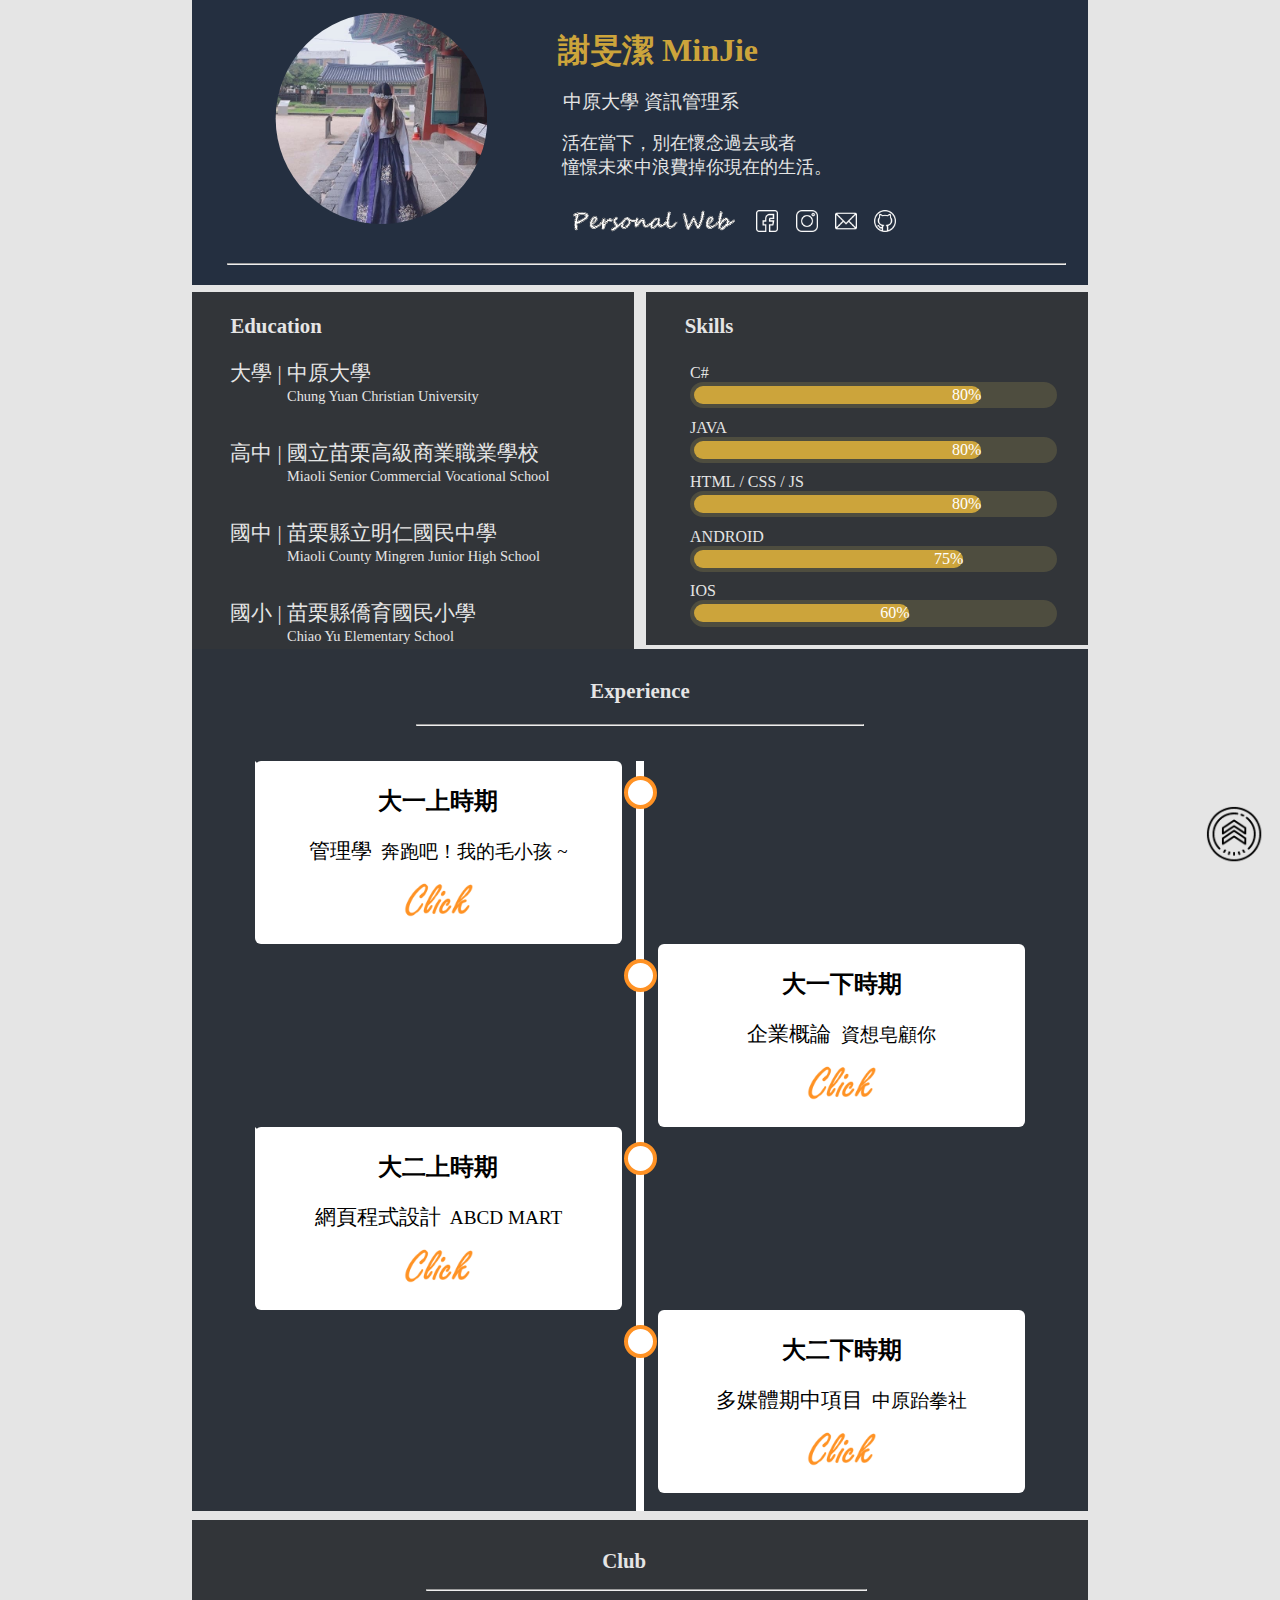
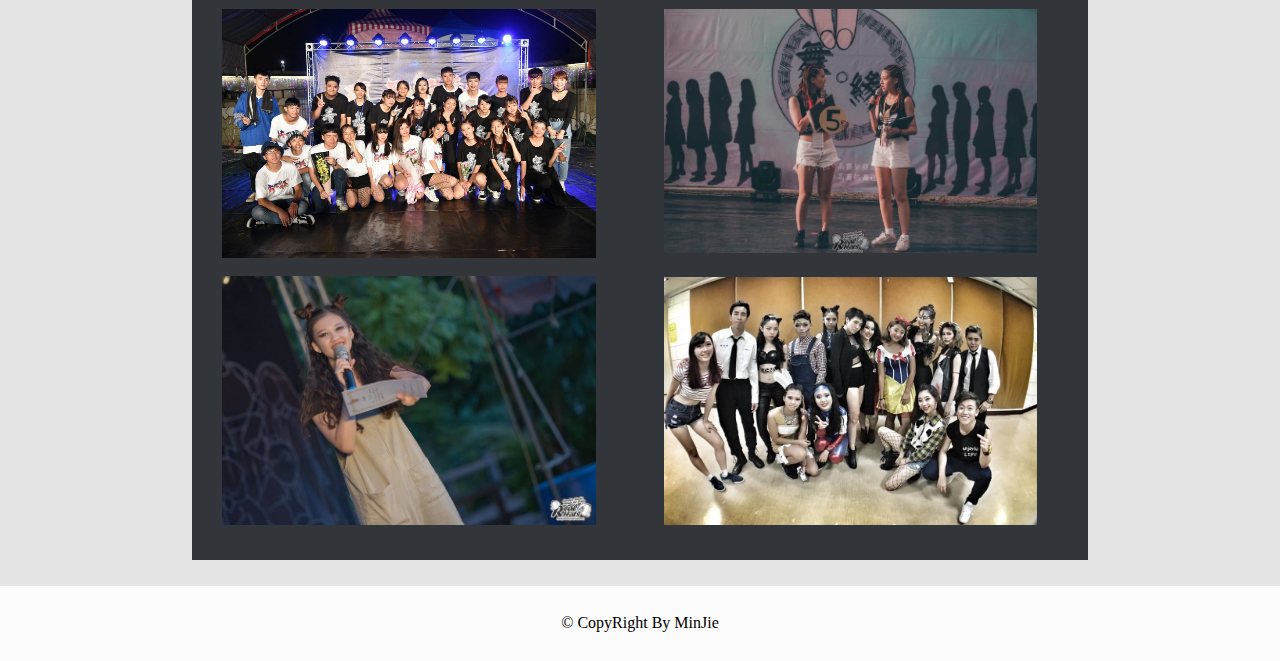
<file: cv/index.html>
<!DOCTYPE html>
<html>
	<head>
		<meta charset="utf-8">
		<meta http-equiv="X-UA-Compatible" content="IE=edge">
		<title>MinJie履歷表</title>
		<link rel="stylesheet" href="css/information.css">
		<link rel="stylesheet" href="css/skills.css">
		<link rel="stylesheet" href="css/edu.css">
		<link rel="stylesheet" href="css/timeline.css">
		<link rel="stylesheet" href="css/lightbox.css">
		<link rel="stylesheet" href="css/club.css">
		<link rel="stylesheet" href="css/uppp.css">
		<link rel="stylesheet" href="css/footer.css">
		<style>
			body{
			background-color: #E5E5E5;
			margin: 0px;
			padding:0px;
			font-family:"微軟正黑體";
			width:100%;
			}
		</style>
	</head>
	<body>
		<!--個人資訊-->
		<div id="information" style="background-color: #242F40">
			<img id="mjimg" src="images/baby.jpg" alt="mj">
			<div class="informationtxt">
				<p><font class="nametxt">謝旻潔&nbsp;MinJie</font></p>
				<font class="schtxt">&nbsp;中原大學 資訊管理系</font>
				<p><font class="motto">&nbsp;活在當下，別在懷念過去或者<br>&nbsp;憧憬未來中浪費掉你現在的生活。</font></p>
				<!--icon-->
				<a href="https://sandy74185285.github.io/personal_web/index.html" title="PersonalWeb"><img class="pic" src="images/web.png" alt="web" width="22%" ></a>
				<a href="https://www.facebook.com/sandy741852" title="點開我的FaceBook"><img class="pic1" src="images/fb.png" alt="Fb" ></a>
				<a href="https://www.instagram.com/minjie_0820/?hl=zh-tw" title="快打開我的Instagram"><img class="pic1" src="images/ig.png" alt="Ig" width="4%" ></a>
				<a href="mailto:sandy74185285@gamil.com" title="寄E-mail給我吧!"><img class="pic1" src="images/email.png" alt="Email"></a>
				<a href="https://github.com/sandy74185285/sandy74185285.github.io.git" title="GitHub"><img class="pic1" src="images/github.png" alt="github"></a>
			</div>
			<hr width="95%">
		</div>
		<div>
			<!--學歷-->
			<div id="edu" style="background-color: #323539; width:34.5%;">
				<div class="edutit"><p>Education</p></div>
				<p><font class="edutxt">大學&nbsp;|&nbsp;中原大學</font><br>
				<font class="edutxt2">Chung Yuan Christian University</font><br><br></p>
				<p><font class="edutxt">高中&nbsp;|&nbsp;國立苗栗高級商業職業學校</font><br>
				<font class="edutxt2">Miaoli Senior Commercial Vocational School</font><br><br></p>
				<p><font class="edutxt">國中&nbsp;|&nbsp;苗栗縣立明仁國民中學</font><br>
				<font class="edutxt2">Miaoli County Mingren Junior High School</font><br><br></p>
				<p><font class="edutxt">國小&nbsp;|&nbsp;苗栗縣僑育國民小學</font><br>
				<font class="edutxt2">Chiao Yu Elementary School</font></p>
			</div>
			<!--skills-->
			<div id="skills"  style="background-color: #323539">
				<div class="skillstit"><p>Skills</p></div>
				<div class="skillbox ">C#
					<div class="skill">
						<div class="skill_level c" style="width: 80%">80%</div>
					</div>
				</div>
				<div class="skillbox">JAVA
					<div class="skill ">
						<div class="skill_level java" style="width: 80%">80%</div>
					</div>
				</div>
				<div class="skillbox">HTML&nbsp;/&nbsp;CSS&nbsp;/&nbsp;JS
					<div class="skill ">
						<div class="skill_level html" style="width: 80%">80%</div>
					</div>
				</div>
				<div class="skillbox">ANDROID
					<div class="skill ">
						<div class="skill_level android" style="width: 75%">75%</div>
					</div>
				</div>
				<div class="skillbox">IOS
					<div class="skill ">
						<div class="skill_level ios" style="width: 60%">60%</div>
					</div>
				</div>
			</div>
			<br>
		</div>
		<!--timeline-->
		<div id="timelinepart" style="background-color: #2D333B;" >
			<div class="timetit"><p>Experience</p></div>
			<hr class="hrline">
			<div class="timeline" style="margin-top: 4%;">
				<div class="container left">
					<div class="content" align="center">
						<h2 align="center">大一上時期</h2>
						<p><font class="timetxt">管理學&nbsp;</font>
						<font class="timetxt2">奔跑吧！我的毛小孩 ~</font></p>
						<a href="#example1"><img class="clickimg" src="images/click1.png"></a>
						<div class="lightbox" id="example1">
							<figure>
								<a href="#timelinepart" class="close"></a>
								<figcaption>
								<img class="pic10701" style="margin-left: 4%;" width="45%" src="images/10701/107011.jpg">
								<img class="pic10701" width="45%" src="images/10701/107012.jpg">
								<img class="pic10701" style="margin-left: 4%;" width="45%" src="images/10701/107013.jpg">
								<img class="pic10701" width="45%" src="images/10701/107014.jpg"><br>
								<font class="boxtxt">很特別的一次經驗，從沒想過會去動物收容所陪著狗狗一天兼打掃了他的家，一整天下來真的覺得做志工非常辛苦。在有上百隻狗狗的收容所內，不僅要讓他們有個乾淨舒服的地方睡覺，還要帶他們奔跑放風，怕他們長期待在籠子裡而導致憂鬱，原本一早精力充沛的自己，在不停遛放一籠一籠的狗狗後，真的是疲憊到都走不動了，這次的志工讓我看到原來有這麼多被棄養的毛小孩們，希望這些毛小孩能早早被好的主人給認養。</font>
								</figcaption>
							</figure>
						</div>
					</div>
				</div>
				<div class="container right">
					<div class="content" align="center">
						<h2 align="center">大一下時期</h2>
						<p><font class="timetxt">企業概論&nbsp;</font>
						<font class="timetxt2">資想皂顧你</font></p>
						<a href="#example2"><img class="clickimg" src="images/click1.png"></a>
						<div class="lightbox" id="example2">
							<figure>
								<a href="#timelinepart" class="close"></a>
								<figcaption>
								<img class="pic10702" style="margin-left: 4%;" width="45%" src="images/10702/107021.jpg">
								<img class="pic10702" width="45%" src="images/10702/107022.jpg"><br>
								<font class="boxtxt">在這學期中，真的自己動手做這件事的時候，一開始懵懵懂懂的不知從何下手，也不知道要怎樣做會使銷量很好，這些未知的事情一點一點都開始會提醒著我們，告訴我們要努力，不只是為了這些肯納症兒童，也是為了讓大家知道基金會所為了這些兒童而努力著，一開始去跟小優姐訪談時，有遇到幾位肯納兒，其實當下他們的某些舉動是嚇到我的，讓自己隨時會跟他們保持距離，不過久了其實也發現他們只是普通人，只是老天爺沒有給他們一個健全的大腦，這讓我更珍惜了自己的生命，老天爺給了我很健全的頭腦，可能就是希望我在我有能力的時候去幫助他們吧。在課程中也漸漸感受到未來職場上會有許多不一樣的挑戰迎面而來，在學校裡有老師帶給我們的保護傘，很感謝老師這們課所帶給我們的挑戰，每個星期的報告內容，其實就是讓我們在時間內循序漸進的拼湊出一個企業在賣東西時該會有的動作，不論是行銷手法或是文案宣傳到海報設計，站在消費者的角度去看又是一個不同的世界，當一個販售者真的要理解需多面向的事，在這門實作課中，也更加了解了學校的一些借用申請流程，謝謝老師這學期的辛勞。</font>
								</figcaption>
							</figure>
						</div>
					</div>
				</div>
				<div class="container left">
					<div class="content" align="center">
						<h2 align="center">大二上時期</h2>
						<p><font class="timetxt">網頁程式設計&nbsp;</font>
						<font class="timetxt2">ABCD MART</font></p>
						<a href="#example3"><img class="clickimg" src="images/click1.png"></a>
						<div class="lightbox" id="example3">
							<figure>
								<a href="#timelinepart" class="close"></a>
								<figcaption>
								<img class="pic10801" width="100%" src="images/abcd.jpg"><br>
								<font class="boxtxt">以前看網站不會太著重於網頁後端，當這學期要自己實作出網站的後端，才知道多麼的不容易，要將每個商品都從資料庫中拉出來，對於資料表一開始規劃就要相當完整清晰，跟前端網頁設計真的是兩個不一樣的世界。</font>
								</figcaption>
							</figure>
						</div>
					</div>
				</div>
				<div class="container right">
					<div class="content" align="center">
						<h2>大二下時期</h2>
						<p><font class="timetxt">多媒體期中項目&nbsp;</font>
						<font class="timetxt2">中原跆拳社</font></p>
						<a href="#example4"><img class="clickimg" src="images/click1.png"></a>
						<div class="lightbox" id="example4">
							<figure>
								<a href="#timelinepart" class="close"></a>
								<figcaption>
								<img class="pic10802" width="100%" src="images/tkd.jpg">
								<br>
								<a href="https://zxc01331.github.io/mid/index.html" title="快點進跆拳道網站吧!"><img class="pic10802t" style="margin-left: 4%;" width="30%" src="images/tkd1.png"></a>
								</figcaption>
							</figure>
						</div>
					</div>
				</div>
				<br>
			</div>
		</div>
		<br>
		<!--社團-->
		<div id="club" style="background-color: #323539;">
			<p><font class="clubtit">Club</font></p>
			<hr class="hrline">
			<div class="img_div imglleft">
				<img width="65%" src="images/club/act1.jpg">
				<a href="#club">
					<div class="mask">
						<h3>烈舞行動成果發表—總召</h3>
					</div>
				</a>
			</div>
			<div class="img_div imgright">
				<img width="65%" src="images/club/act2.jpg">
				<a href="#club">
					<div class="mask">
						<h3>舞緣成果發表—活動主持人</h3>
					</div>
				</a>
			</div>
			<div class="img_div imglleft">
				<img width="65%" src="images/club/act3.jpg">
				<a href="#club">
					<div class="mask">
						<h3>舞肆悸成果發表—活動主持人</h3>
					</div>
				</a>
			</div>
			<div class="img_div imgright">
				<img width="65%" src="images/club/act4.jpg">
				<a href="#club">
					<div class="mask">
						<h3>新竹MM夏季街舞舞台劇<br>Vol.9【魔女】─舞者</h3>
					</div>
				</a>
			</div>
		</div>	
			<!--置頂-->
			<div>
				<a href="#top" id="gotop" class="ui-btn ui-btn-icon-notext ui-corner-all ui-icon-arrow-u ui-nodisc-icon ui-alt-icon ui-btn-right">
				<img class="uppp" src="images/up.png"></a>
			</div>
			<footer id="Footer">
				<p>© CopyRight By MinJie </p>
			</footer>
		</body>
	</html>
</file>
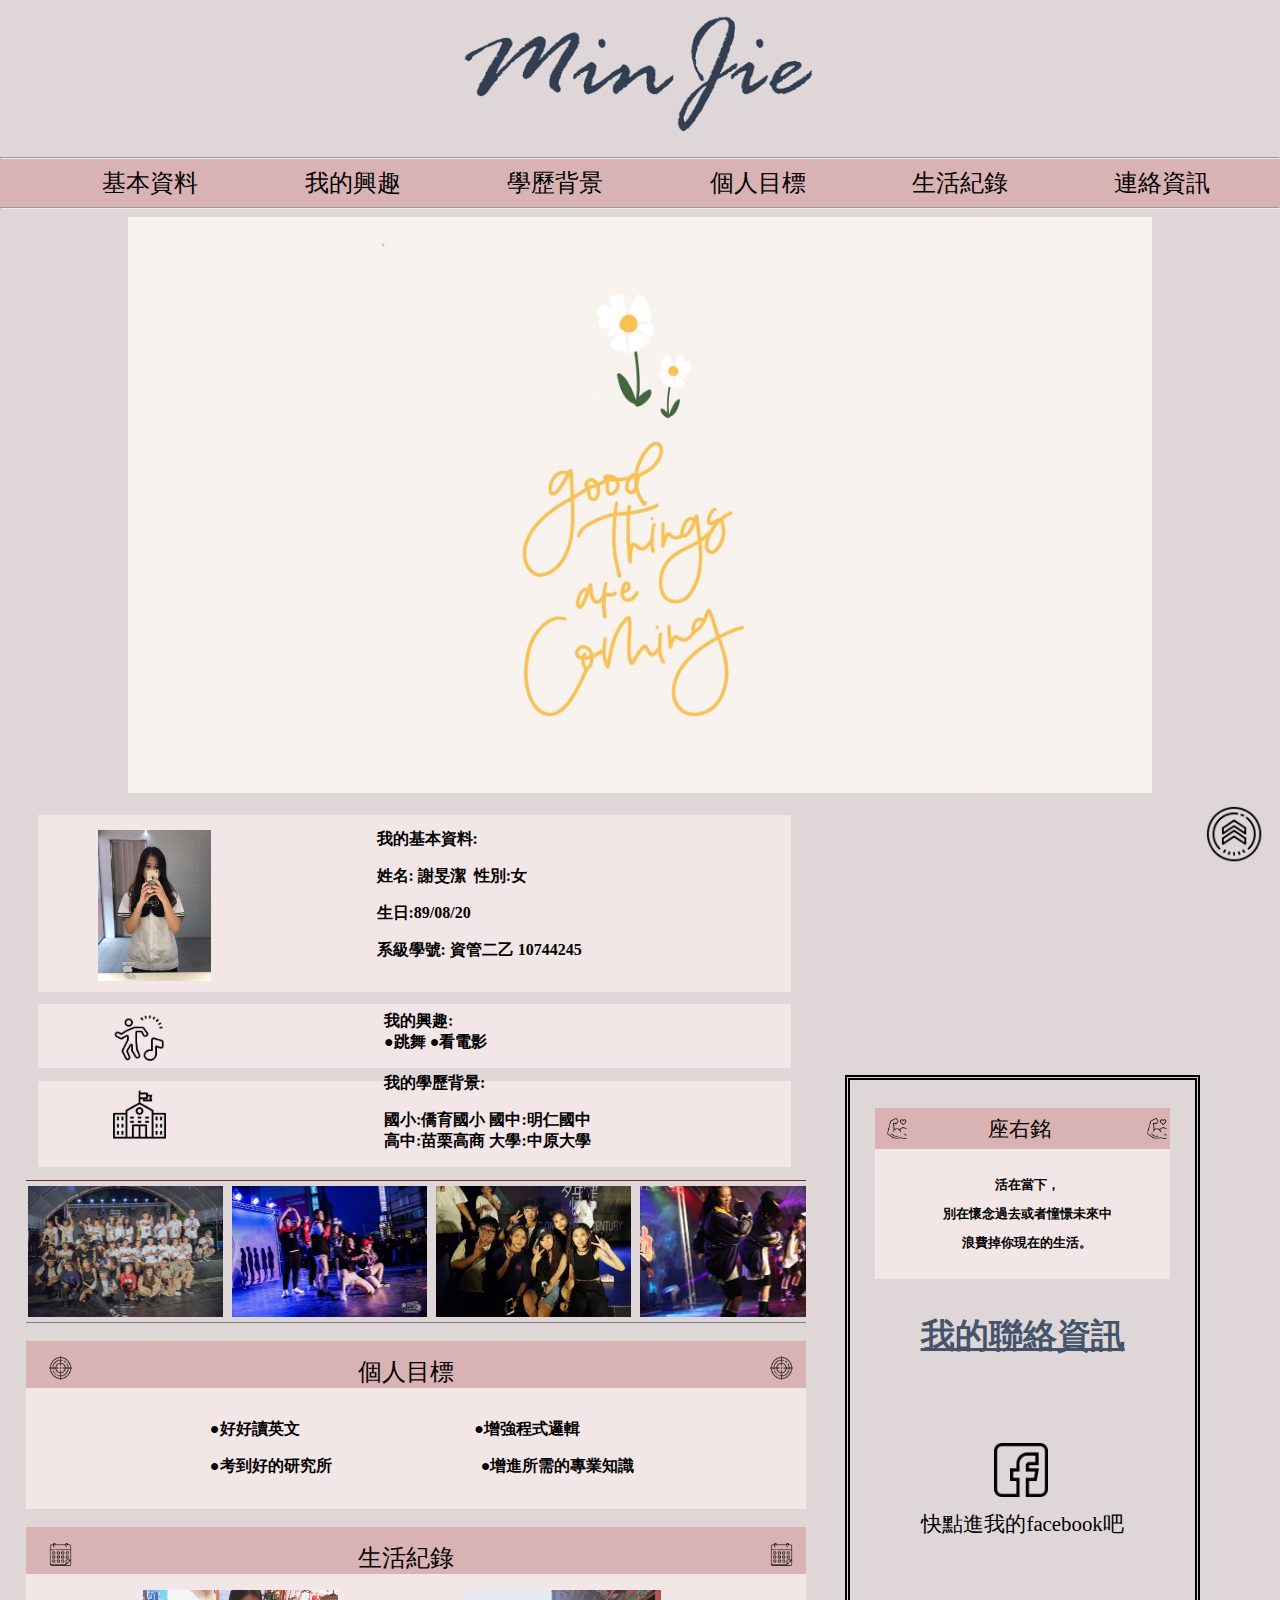
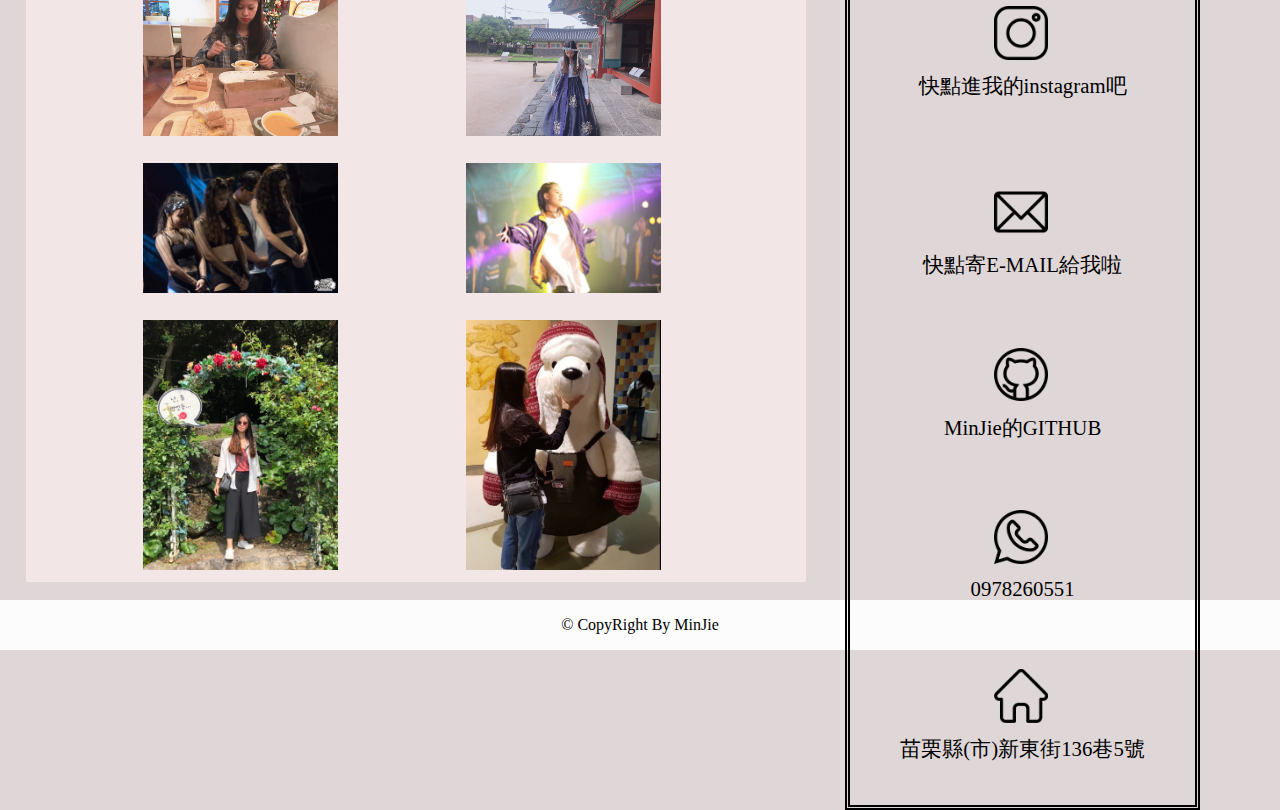
<file: personal_web/index.html>
<!DOCTYPE html>
<html>
	<head>
		<meta charset="utf-8">
		<meta http-equiv="X-UA-Compatible" content="IE=edge">
		<title>MinJie個人介紹</title>
		<link rel="stylesheet" href="css/body.css">
		<link rel="stylesheet" href="css/logo.css">
		<link rel="stylesheet" href="css/menu.css">
		<link rel="stylesheet" href="css/banner.css">
		<link rel="stylesheet" href="css/article.css">
		<link rel="stylesheet" href="css/section.css">
		<link rel="stylesheet" href="css/aside.css">
		<link rel="stylesheet" href="css/uppp.css">
		<link rel="stylesheet" href="css/footer.css">
		<style>
		</style>
	</head>
	<body>
		<!--logo-->
		<header>
			<a href="index.html"><img id="logo" src="images/logo.png" alt="logo" width="30%" ></a>
		</header>
		<!--選單列 (連結至同一頁內容中不同標題)-->
		<nav>
			<hr>
			<a href="#information" onclick="sethere('information')" class="menu"><font>基本資料</font></a>
			<a href="#interest" onclick="sethere('interest')" class="menu"><font>我的興趣</font></a>
			<a href="#school" onclick="sethere('school')" class="menu"><font>學歷背景</font></a>
			<a href="#target" onclick="sethere('target')" class="menu"><font>個人目標</font></a>
			<a href="#life" onclick="sethere('life')" class="menu"><font>生活紀錄</font></a>
			<a href="#contact" onclick="sethere('contact')" class="menu"><font>連絡資訊</font></a>
			<hr>
		</nav>
		<banner>
				<img class="goodimg" width="80%" height="20%" src="images/good.jpg">
		</banner>
		<!--基本資料 我的興趣 學歷背景-->
		<section>
			<div id="information" class="information">
				<img class="informationimg" src="images/p4.jpg" onmouseover="this.src=' images/baby.jpg ';" onmouseout="this.src=' images/p4.jpg ';">
				<div class="informationtxt">
					<p>我的基本資料:</p>
					<p>姓名: 謝旻潔&nbsp;&nbsp;性別:女</p>
					<p>生日:89/08/20 </p>
					<p>系級學號: 資管二乙 10744245 </p>
				</div>
			</div>
			<div id="interest" class="interest">
				<img class="interestimg" src="images/interest.png">
				<div class="interesttxt">
					<font>我的興趣:</font>
					<br><font>●跳舞</font>
						<font>●看電影</font>
						</div>
					</div>
					<div id="school" class="school">
						<img class="schoolimg" src="images/school.png">
						<div class="schooltxt">
							<p>我的學歷背景:</p>
							國小:僑育國小
							國中:明仁國中
							<br>高中:苗栗高商
							大學:中原大學
						</div>
					</div>
				</section>
				<!-- 個人目標 生活紀錄 (至少6 張照片-->
				<article>
					<div class="act">
						<img class="" src="images/act4.jpg" alt="act1" width="25%" >
						<img class="" src="images/act2.jpg" alt="act2" width="25%" >
						<img class="" src="images/act3.jpg" alt="act3" width="25%" >
						<img class="" src="images/act1.jpg" alt="act4" width="25%" >
						<img class="" src="images/act5.jpg" alt="act5" width="25%" >
						<img class="" src="images/act6.jpg" alt="act6" width="20%" >
						<img class="" src="images/act7.jpg" alt="act7" width="25%" >
					</div>
					<br>
					<div id="target" class="target">
						<img class="targetimg" src="images/target.png">
						<font class="targettit">個人目標</font>
						<img  style="margin-left: 40%;" class="targetimg" src="images/target.png">
						<div id="targetcon">
							<p><font class="targettxt">●好好讀英文</font>
							<font style="padding-left:23.5%;" class="targettxt">●增強程式邏輯</font></p>
							<p><font class="targettxt">●考到好的研究所</font>
							<font class="targettxt">●增進所需的專業知識</font></p>
						</div>
					</div>
					<br>
					<div id="life" class="life">
					<img class="lifeimg" src="images/Calendar.png">
					<font class="lifetit">生活紀錄</font>
					<img style="margin-left: 40%;" class="lifeimg" src="images/Calendar.png">
						<div class="lifepic">
							<img class="pic" src="images/p1.jpg" onmouseover="this.src=' images/t1.jpg ';" onmouseout="this.src=' images/p1.jpg ';" width="25%">
							<img class="pic" src="images/p2.jpg" onmouseover="this.src=' images/t2.jpg ';" onmouseout="this.src=' images/p2.jpg ';" width="25%">
							<img class="pic" src="images/p3.jpg" onmouseover="this.src=' images/t3.jpg ';" onmouseout="this.src=' images/p3.jpg ';" width="25%">
							<img class="pic" src="images/p7.jpg" onmouseover="this.src=' images/t7.jpg ';" onmouseout="this.src=' images/p7.jpg ';" width="25%">
							<img class="pic" style="padding-left: 15%;"  src="images/p6.jpg" onmouseover="this.src=' images/t6.jpg ';" onmouseout="this.src=' images/p6.jpg ';" width="25%">
							<img class="pic" style="padding-left: 15%;" src="images/p8.jpg" onmouseover="this.src=' images/t8.jpg ';" onmouseout="this.src=' images/p8.jpg ';" width="25%">
						</div>
					</div>
				</article>
				<!--座右銘和我的連絡資訊-->
				<aside>
					<div class="type">
						<img class="typeimg" src="images/type.png">
						<font class="typetit">座右銘</font>
						<img  style="margin-left: 31%;" class="typeimg" src="images/type.png">
						<div id="typecon">
							<p><font class="typetxt">活在當下，<br>別在懷念過去或者憧憬未來中<br>浪費掉你現在的生活。</font></p>
						</div>
					</div>
					<br>
					<div>
						<p><font id="contact" class="contxt1">我的聯絡資訊</font></p><br>
						<p><a href="https://www.facebook.com/sandy741852" title="點開我的FaceBook"><img class="conimg" src="images/fb.png" alt="fb" width="3%" ></a><br><font class="contxt2">快點進我的facebook吧</font></p><br>
						<a href="https://www.instagram.com/minjie_0820/?hl=zh-tw" title="快打開我的Instagram"><img class="conimg" src="images/ig.png" alt="ig" width="3%" ></a><br><font class="contxt2">快點進我的instagram吧</font></p><br>
						<p><a href="mailto:sandy74185285@gamil.com" title="寄E-mail給我吧!"><img class="conimg" src="images/email.png" alt="Email" width="3%" ></a><br><font class="contxt2">快點寄E-MAIL給我啦</font></p><br>
						<a href="https://github.com/sandy74185285/sandy74185285.github.io.git" title="GitHub"><img class="conimg" src="images/github.png" alt="github" width="3%" ></a><br><font class="contxt2">MinJie的GITHUB</font></a></p><br>
					<img class="conimg" src="images/phone.png" alt="phone" width="3%" ><br></a><font class="contxt2">0978260551</font></p><br>
				<img class="conimg" src="images/address.png" alt="address" width="3%" ><br></a><font class="contxt2">苗栗縣(市)新東街136巷5號</font></p>
			</div>
		</aside>
		<!--回到最上面-->
		<a href="#top" id="gotop" class="ui-btn ui-btn-icon-notext ui-corner-all ui-icon-arrow-u ui-nodisc-icon ui-alt-icon ui-btn-right">
		<img class="uppp" src="images/up.png"></a>
		<br>
		<!--footer-->
		<footer id="Footer">
			<p>© CopyRight By MinJie </p>
		</footer>
	</body>
</html>
</file>
<file: cv/css/information.css>
#information{					/*個人資訊 part*/
width: 70%;
font-family: "微軟正黑體";
padding: 1% 0% 1% 1%;
position: relative;
left:15%;
}
#mjimg{							/*mj照片*/
width: 40%;
border-radius:80%;
float: left;
padding-left: 8%;
padding-right: 8%;
}
.informationtxt{				/*個人資訊內容字體*/
color: #E5E5E5;
}
.nametxt{						/*謝旻潔mj字體*/
font-size: 200%;
color: #CCA43B;
font-weight: bolder;	
}
.schtxt{						/*中原字體*/
font-size: 120%;
}
.motto{							/*座右銘字體*/
font-size: 110%;
}
.motto:hover{
font-size: 115%;
color: #C48888;
font-weight: bolder;
}
.pic{							/*personalweb*/
width: 22%;
padding: 1% 1% 1% 0%;
transition: width 1s;
}
.pic:hover{						
width:23%;	
}
.pic1{							/*icon*/
width:4%;				
padding: 1% 1.5% 2% 0%;
transition: width 1s;
}
.pic1:hover{					/*icon*/
width:5%;	
}
</file>
<file: cv/css/skills.css>
#skills{								/*skills part*/
width:34.5%;
font-family: "微軟正黑體";
margin-top: 0.5%;
padding:0.1% 2% 1% 3%;
position: absolute;
left:50.5%;
float:right;
}
.skillstit{								/*skills 標題字體*/
font-size: 130%;
font-weight: bolder;
color: #E5E5E5;
}
.skillstit:hover{
color: #D9C590;	
font-size: 135%;
}
.skillbox{								/*skills內文字體*/
box-sizing: border-box;
flex-direction: row;
padding: 1.4%;
color:#E5E5E5;
font-family: "微軟正黑體";
font-size: 100%;
}
.skillbox:hover{
color: #D9C590;	
font-size: 110%;
}
.skill{									/*barbox底色*/
background-color: #4E4D3F;/*卡其底框*/
padding: 1.1%;
box-sizing: border-box;
color:white;
border-radius: 50px;
}
.skill_level{							/*barbox跑動部分*/
background-color: #CCA43B;/*黃*/
border-radius: 50px;
text-align: right;
}
.c{
animation-name: skillc;
animation-duration: 2s;
}
.java{
animation-name: skilljava;
animation-duration: 2s;
}
.html{
animation-name: skillhtml;
animation-duration: 2s;
}
.android{
animation-name: skillandroid;
animation-duration: 2s;
}
.ios{
animation-name: skillios;
animation-duration: 2s;
}
@keyframes skillc{
0%{width: 0%}
100%{width: 80%}
}
@keyframes skilljava{
0%{width: 0%}
100%{width: 80%}
}
@keyframes skillhtml{
0%{width: 0%}
100%{width: 80%}
}
@keyframes skillandroid{
0%{width: 0%}
100%{width: 75%}
}
@keyframes skillios{
0%{width: 0%}
100%{width: 60%}
}
</file>
<file: cv/css/edu.css>
#edu{
font-family: "微軟正黑體";
margin-top: 0.5%;
padding:0.1% 2% 1% 3%;
position: relative;
left:15%;
float:left;
}
.edutit{								
font-size: 130%;
font-weight: bolder;
color: #E5E5E5;
transition: width 1s;
}
.edutit:hover{
color: #D9C590;	
font-size: 135%;
}
.edutxt{		
color: #E5E5E5;				
font-size: 130%;
}
.edutxt:hover{
color: #D9C590;	
font-size: 135%;
}
.edutxt2{		
color: #E5E5E5;				
font-size: 90%;
padding-left: 15%;
}
.edutxt2:hover{
color: #D9C590;	
font-size: 95%;
}
</file>
<file: cv/css/timeline.css>
* {
box-sizing: border-box;
}
#timelinepart{
width:70%;
position: relative;
left: 15%;
margin-top: 27%;
}
.timeline {
position: relative;
max-width: 50%;
margin: 0 auto;
left: -7%;
}
.timeline::after {
content: '';
position: absolute;
width: 2%;
background-color: white;
top: 0;
bottom: 0;
left: 50%;
margin-left: 13%;
}
.timetit{
font-size: 130%;
font-weight: bolder;
color: #E5E5E5;
text-align: center;
position: relative;
margin-top: 35%;
padding-top: 1%;
}
.timetit:hover{
color: #D9C590;
font-size: 135%;
font-weight: bolder;
}
.hrline{
width:50%;
height:5%;
}
.hrline:hover{
width:51%;
height:5%;
border-color:#D9C590;
}
.container {
padding: 0% 4% ;
position: relative;
width: 90%;
}
.container::after {
content: '';
position: absolute;
width: 25px;
height: 25px;
right: -17px;
background-color: white;
border: 4px solid #FF9224;
top: 15px;
border-radius: 50%;
z-index: 1;
}
.left {
left: -26%;
}
.right {
left: 64%;
}
.left::before {
content: " ";
position: absolute;
border: medium solid white;
border-width: 10px 0 10px 10px;
border-color: transparent transparent transparent white;
}
.right::before {
content: " ";
position: absolute;
border: medium solid white;
border-width: 10px 10px 10px 0;
border-color: transparent white transparent transparent;
}
.right::after {
left: -16px;
}
.content {
padding: 1% 12% 5% 12%;
background-color: white;
position: relative;
border-radius: 6px;
}
a{
font-size: 110%;
text-decoration:none;
color: #323539;
}
a:hover{
font-size: 120%;
}
.timetxt{
font-family: "微軟正黑體";
font-size: 130%;
}
.timetxt:hover{
font-family: "微軟正黑體";
font-size: 135%;
color: #408080;
font-weight: bolder;
}
.timetxt2{
font-family: "微軟正黑體";
font-size: 120%;
}
.timetxt2:hover{
font-family: "微軟正黑體";
font-size: 125%;
font-weight: bolder;
color: #408080;
}
.clickimg{
width:30%;
}
.clickimg:hover{
width:35%;
}
</file>
<file: cv/css/club.css>
#club{
width: 70%;
font-family: "微軟正黑體";
padding: 1% 0% 1% 1%;
position: relative;
left:15%;
margin-top: -0.7%;
}
.clubtit{
font-size: 130%;
font-weight: bolder;
color: #E5E5E5;
text-align: center;
position: relative;
left: 45%;
}
.clubtit:hover{
color: #D9C590;
font-size: 135%;
font-weight: bolder;
}
.img_div {
margin: 2%;
position: relative;
width: 65%;
height: 100%;
}
.mask {
position: absolute;
top: 0;
left: 0;
width: 65%;
height: 100%;
background:rgba(0,0,0,.3);
color: #ffffff;
opacity: 0;
}
.mask h3 {
margin-top: 30%;
text-align: center;
}
.img_div a:hover .mask {
opacity: 1;
}
.imgleft {
left: 6%;
}
.imgright {
margin-top: -30.7%;
left: 50%;
}
</file>
<file: cv/css/uppp.css>
.uppp{                        /*回到最上面*/
position: fixed;
right:15px;
bottom:35px;
width: 60px;
}
.uppp:hover{                 /*回到最上面特效*/
width: 70px;
}
</file>
<file: cv/css/footer.css>
#Footer {							/*Footer*/
text-align: center;
margin-top: 2%;
width: 100%;
bottom: 0px;
background-color:#FCFCFC;
padding: 1%;
}
</file>
<file: personal_web/css/body.css>
body{								/*body*/
padding: 0px;
margin:0px;
background-color: #DFD6D7;
font-family: "微軟正黑體";
}
</file>
<file: personal_web/css/logo.css>
#logo{						/*logo*/
margin: 0% 35% 0% 35%;
}
</file>
<file: personal_web/css/menu.css>
nav{
background-color: #D9B3B3;
}
a.menu{								/*選單列*/
text-decoration: none;
color: black;
font-size: 150%;
padding-left: 8%;
}
.menu:hover{						/*選單列特效*/
color: #F2E6E6;
font-size: 160%;
font-weight: bold;
}
</file>
<file: personal_web/css/banner.css>
.goodimg{
	position: relative;
	left:10%;
}
</file>
<file: personal_web/css/article.css>
div.act{
width: 61%;							/*連動照片*/
display: flex;
flex-wrap: nowrap;
flex-direction: row;
overflow: hidden;
border-top: 1px solid #613030;
border-bottom: 1px solid gray;
position: relative;
top: 93%;
margin-left: 2%;
}
div.act >img{						/*連動照片的圖*/
margin: 5px 7px 5px 2px;
}
div.act:hover >img:nth-of-type(1) {	/*連動照片特效*/
margin-left: -550px;
-webkit-transition: 3s linear;
-moz-transition: 3s linear;
-o-transition: 3s linear;
-ms-transition: 3s linear;
transition: 3s linear;
}
.target{							/*個人目標段落*/
background-color: #D9B3B3;
width: 61%;
position: relative;
top:130%;
left:2%;
}
.targettit{							/*個人目標字體*/
font-size: 150%;
font-family: "微軟正黑體";
padding-left: 35%;
}
.targettit:hover{					/*個人目標字體特效*/
color: #613030;
font-size: 155%;
font-weight: bold;
}
.targetimg{							/*個人目標icon*/
width: 3%;
margin: 2% 1% 0% 3%;
}
.targetimg:hover{					/*個人目標icon特效*/
color: #613030;
width: 5%;
font-weight: bold;
}
#targetcon{							/*個人目標內文div*/
background-color: #F2E6E6;
padding: 2% 2% 2% 5%;
}
.targettxt{							/*個人目標內文字體*/
text-align: center;
font-size: 100%;
font-family: "微軟正黑體";
font-weight: bold;
padding-left: 20%;
}
.targettxt:hover{					/*個人目標內文特效*/
color: #613030;
font-size: 105%;
font-weight: bold;
}
.life{
background-color: #D9B3B3;
width: 61%;
height: 1%;
position: relative;
top:200%;
left:2%;
}
.lifetit{
font-size: 150%;
font-family: "微軟正黑體";
padding-left: 35%;
}
.lifetit:hover{						/*生活紀錄字體特效*/
color: #613030;
font-size: 155%;
font-weight: bold;
}
.lifeimg{							/*生活紀錄icon*/
width: 3%;
margin: 2% 1% 0% 3%;
}
.lifeimg:hover{					/*生活紀錄icon特效*/
color: #613030;
width: 5%;
font-weight: bold;
}
.lifepic{								/*生活紀錄圖片*/
background-color: #F2E6E6;
}
.pic{								/*生活紀錄圖片*/
padding: 2% 0.9% 0.9% 15%;
}
</file>
<file: personal_web/css/section.css>
section{							/*內容1*/
margin: 1%;
}
.information{						/*基本資料*/
background-color: #F2E6E6;
width:60%;
height: 30%;
margin: 1.5% 1% 1% 1%;
position: relative;
top:31.5%;
left: 1%;
}
.informationimg {
width: 15%;
margin: 2% 1% -1% 8%;
}
.informationtxt {
font-family: "微軟正黑體";
font-size: 100%;
color: #000000;
padding: 4% 0% 2% 5%;
margin-left: 40%;
margin-top: -195px;
transition: all 0.5s ease;
font-weight: bolder;
}
.information:hover {
background: #D9B3B3;
width:61%;
}
.information:hover>.informationtxt {
color: #532F2F;
font-size: 110%;
font-weight: bolder;
width:50%;
}
.interest{							/*興趣*/
background-color: #F2E6E6;
width:60%;
height: 13%;
margin: 1%;
position: relative;
top:65%;
left: 1%;
}
.interestimg {
width: 7%;
margin: 1% 3% 5% 10%;
}
.interesttxt {
font-family: "微軟正黑體";
font-size: 100%;
color: #000000;
padding: 2% 2% 2% 1%;
margin-left: 45%;
margin-top: -110px;
transition: all 0.5s ease;
font-weight: bolder;
}
.interest:hover {
background: #D9B3B3;
height: 15%;
margin: 2%;
}
.interest:hover>.interesttxt {
color: #532F2F;
font-size: 110%;
font-weight: bolder;
}
.interest:hover>.interestimg {
filter: brightness(300);
}
.school{							/*學歷*/
background-color: #F2E6E6;
width:60%;
height: 12%;
margin: 1%;
position: relative;
top:63.5%;
left: 1%;
}
.schoolimg{
width: 7%;
margin: 1% 2% 0% 10%;
}
.schooltxt{
font-family: "微軟正黑體";
font-size: 100%;
color: #000000;
padding:3% 0% 2% 15%;
margin-left: 31%;
margin-top: -110px;
transition: all 0.5s ease;
font-weight: bolder;
}
.school:hover{
background: #D9B3B3;
width:60%;
height: 14%;
}
.school:hover>.schooltxt{
color: #532F2F;
font-size: 105%;
font-weight: bolder;
}
.school:hover>.schoolimg{
filter: brightness(300);
}
</file>
<file: personal_web/css/aside.css>
aside{								/*我的連絡資訊部分*/
margin: 1% 1% 1% 1%;
text-align: center;
border-style:double;
border-width: 5px;
width: 21%;
padding: 0.5% 3% 2% 3%;
position: absolute;
top: 118%;
left:65%;
}
.type{								/*座右銘段落*/
background-color: #D9B3B3;
width: 110%;
margin-left: -5%;
margin-top: 8%;
}
.typetit{							/*座右銘字體*/
font-size: 130%;
font-family: "微軟正黑體";
line-height:200%;
padding-left: 27%;
}
.typetit:hover{						/*座右銘字體特效*/
color: #613030;
font-size: 150%;
font-weight: bold;
}
.typeimg{							/*座右銘icon*/
width: 7%;
margin: 2% -1% -1% 2%;
}
.typeimg:hover{						/*座右銘icon特效*/
color: #613030;
width: 8%;
font-weight: bold;
}
#typecon{							/*座右銘內文div*/
background-color: #F2E6E6;
padding: 2% 2% 2% 5%;
}
.typetxt{							/*座右銘內文字體*/
text-align: center;
font-size: 80%;
font-family: "微軟正黑體";
font-weight: bold;
line-height:225%;
}
.typetxt:hover{						/*座右銘內文特效*/
color: #613030;
font-size: 100%;
font-weight: bold;
}
.contxt1{							/*我的連絡資訊字體*/
font-size: 210%;
font-weight: bold;
color: #44546A;
text-decoration: underline;
padding-top:10%; 
}
.contxt1:hover{						/*我的連絡資訊特效*/
font-size: 190%;
}
.contxt2{							/*電話地址字體*/
font-size: 130%;
padding: 1%;
text-align: center;
}
.contxt2:hover{						/*電話地址特效*/
font-size: 140%;
}
.conimg{							/*我的連絡資訊icon*/
padding: 3%;
margin:10% 2% 0% 1%;
width: 20%;
}
.conimg:hover{						/*我的連絡資訊icon特效*/
width: 23%;
}
</file>
<file: personal_web/css/uppp.css>
.uppp{								/*回到最上面*/
position: fixed;
right:15px;
bottom:35px;
width: 60px;
}
.uppp:hover{						/*回到最上面特效*/
width: 70px;
}
</file>
<file: personal_web/css/footer.css>
#Footer {							/*Footer*/
text-align: center;
float: left;
width: 100%;
bottom: 0px;
background-color:#FCFCFC;
}
</file>
